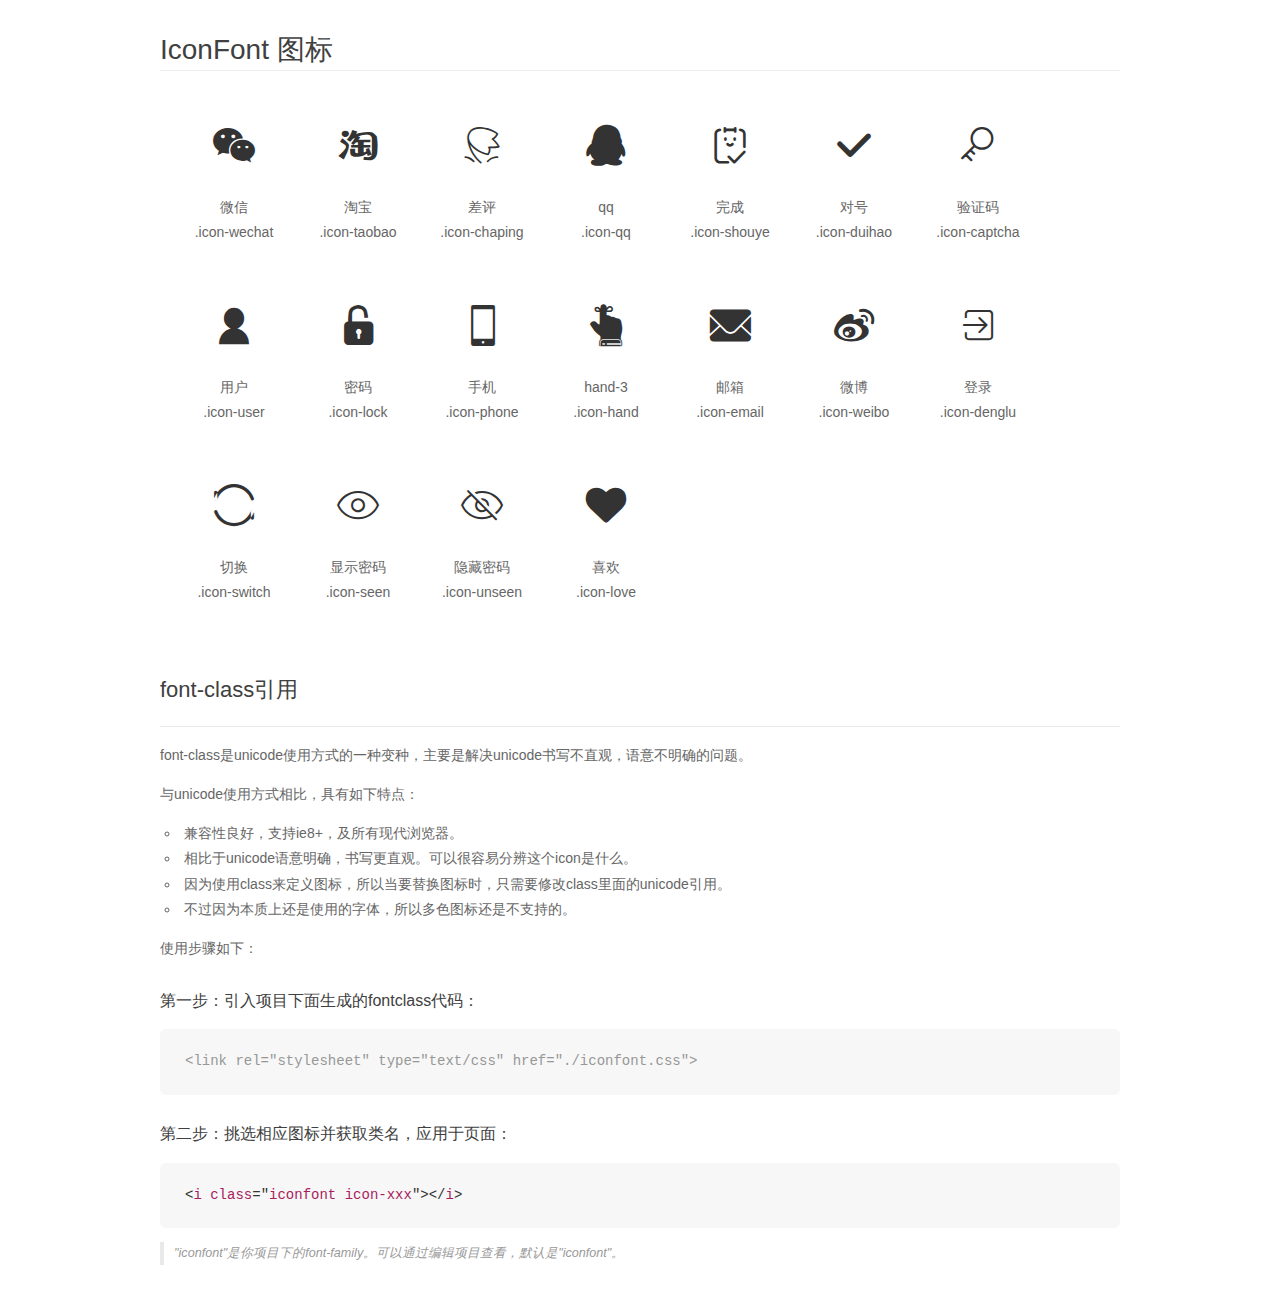
<file: src/main/webapp/css/font/demo_fontclass.html>
<!DOCTYPE html>
<html>
<head>
    <meta charset="utf-8"/>
    <title>IconFont</title>
    <link rel="stylesheet" href="demo.css">
    <link rel="stylesheet" href="iconfont.css">
</head>
<body>
    <div class="main markdown">
        <h1>IconFont 图标</h1>
        <ul class="icon_lists clear">
            
                <li>
                <i class="icon iconfont icon-wechat"></i>
                    <div class="name">微信</div>
                    <div class="fontclass">.icon-wechat</div>
                </li>
            
                <li>
                <i class="icon iconfont icon-taobao"></i>
                    <div class="name">淘宝</div>
                    <div class="fontclass">.icon-taobao</div>
                </li>
            
                <li>
                <i class="icon iconfont icon-chaping"></i>
                    <div class="name">差评</div>
                    <div class="fontclass">.icon-chaping</div>
                </li>
            
                <li>
                <i class="icon iconfont icon-qq"></i>
                    <div class="name">qq</div>
                    <div class="fontclass">.icon-qq</div>
                </li>
            
                <li>
                <i class="icon iconfont icon-shouye"></i>
                    <div class="name">完成</div>
                    <div class="fontclass">.icon-shouye</div>
                </li>
            
                <li>
                <i class="icon iconfont icon-duihao"></i>
                    <div class="name">对号</div>
                    <div class="fontclass">.icon-duihao</div>
                </li>
            
                <li>
                <i class="icon iconfont icon-captcha"></i>
                    <div class="name">验证码</div>
                    <div class="fontclass">.icon-captcha</div>
                </li>
            
                <li>
                <i class="icon iconfont icon-user"></i>
                    <div class="name">用户</div>
                    <div class="fontclass">.icon-user</div>
                </li>
            
                <li>
                <i class="icon iconfont icon-lock"></i>
                    <div class="name">密码</div>
                    <div class="fontclass">.icon-lock</div>
                </li>
            
                <li>
                <i class="icon iconfont icon-phone"></i>
                    <div class="name">手机</div>
                    <div class="fontclass">.icon-phone</div>
                </li>
            
                <li>
                <i class="icon iconfont icon-hand"></i>
                    <div class="name">hand-3</div>
                    <div class="fontclass">.icon-hand</div>
                </li>
            
                <li>
                <i class="icon iconfont icon-email"></i>
                    <div class="name">邮箱</div>
                    <div class="fontclass">.icon-email</div>
                </li>
            
                <li>
                <i class="icon iconfont icon-weibo"></i>
                    <div class="name">微博</div>
                    <div class="fontclass">.icon-weibo</div>
                </li>
            
                <li>
                <i class="icon iconfont icon-denglu"></i>
                    <div class="name">登录</div>
                    <div class="fontclass">.icon-denglu</div>
                </li>
            
                <li>
                <i class="icon iconfont icon-switch"></i>
                    <div class="name">切换</div>
                    <div class="fontclass">.icon-switch</div>
                </li>
            
                <li>
                <i class="icon iconfont icon-seen"></i>
                    <div class="name">显示密码</div>
                    <div class="fontclass">.icon-seen</div>
                </li>
            
                <li>
                <i class="icon iconfont icon-unseen"></i>
                    <div class="name">隐藏密码</div>
                    <div class="fontclass">.icon-unseen</div>
                </li>
            
                <li>
                <i class="icon iconfont icon-love"></i>
                    <div class="name">喜欢</div>
                    <div class="fontclass">.icon-love</div>
                </li>
            
        </ul>

        <h2 id="font-class-">font-class引用</h2>
        <hr>

        <p>font-class是unicode使用方式的一种变种，主要是解决unicode书写不直观，语意不明确的问题。</p>
        <p>与unicode使用方式相比，具有如下特点：</p>
        <ul>
        <li>兼容性良好，支持ie8+，及所有现代浏览器。</li>
        <li>相比于unicode语意明确，书写更直观。可以很容易分辨这个icon是什么。</li>
        <li>因为使用class来定义图标，所以当要替换图标时，只需要修改class里面的unicode引用。</li>
        <li>不过因为本质上还是使用的字体，所以多色图标还是不支持的。</li>
        </ul>
        <p>使用步骤如下：</p>
        <h3 id="-fontclass-">第一步：引入项目下面生成的fontclass代码：</h3>


        <pre><code class="lang-js hljs javascript"><span class="hljs-comment">&lt;link rel="stylesheet" type="text/css" href="./iconfont.css"&gt;</span></code></pre>
        <h3 id="-">第二步：挑选相应图标并获取类名，应用于页面：</h3>
        <pre><code class="lang-css hljs">&lt;<span class="hljs-selector-tag">i</span> <span class="hljs-selector-tag">class</span>="<span class="hljs-selector-tag">iconfont</span> <span class="hljs-selector-tag">icon-xxx</span>"&gt;&lt;/<span class="hljs-selector-tag">i</span>&gt;</code></pre>
        <blockquote>
        <p>"iconfont"是你项目下的font-family。可以通过编辑项目查看，默认是"iconfont"。</p>
        </blockquote>
    </div>
</body>
</html>
</file>
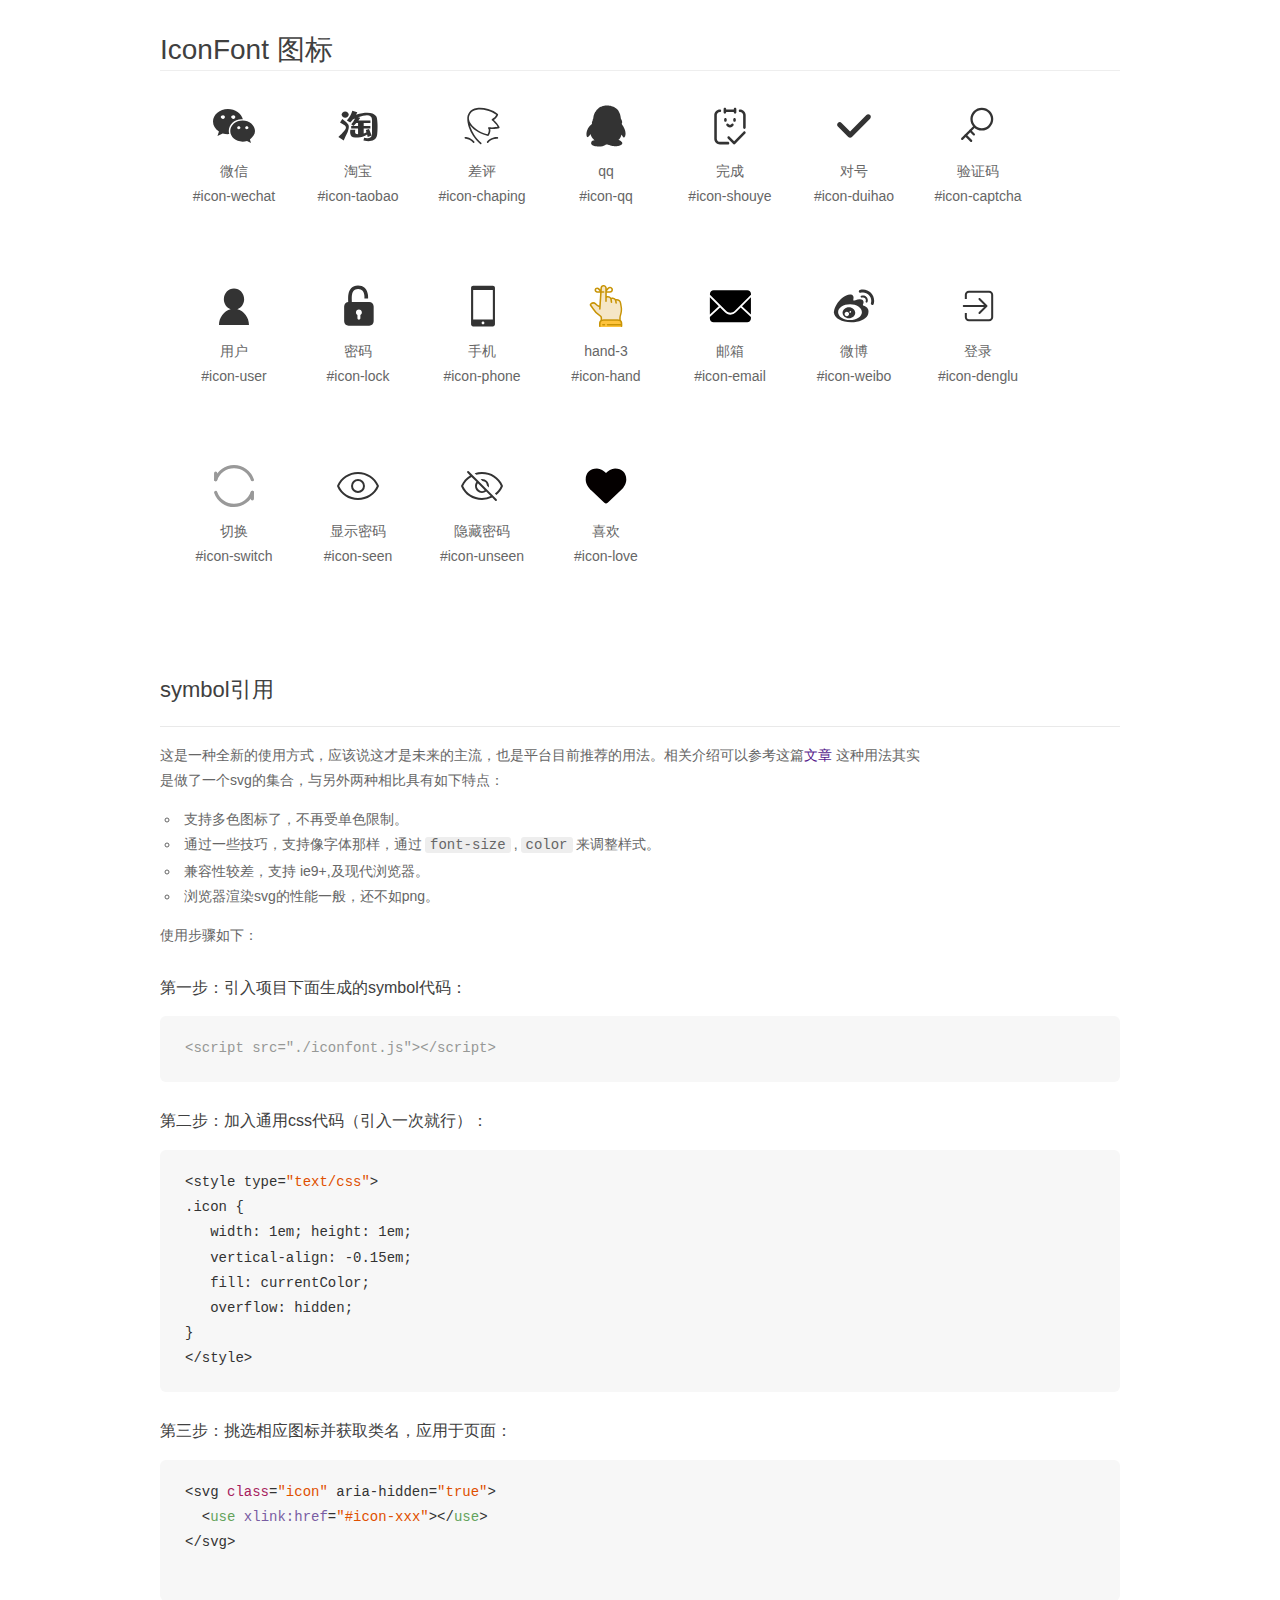
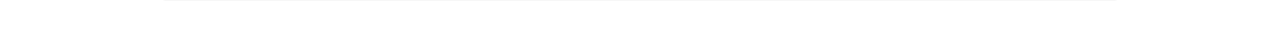
<file: src/main/webapp/css/font/demo_symbol.html>
<!DOCTYPE html>
<html>
<head>
    <meta charset="utf-8"/>
    <title>IconFont</title>
    <link rel="stylesheet" href="demo.css">
    <script src="iconfont.js"></script>

    <style type="text/css">
        .icon {
          /* 通过设置 font-size 来改变图标大小 */
          width: 1em; height: 1em;
          /* 图标和文字相邻时，垂直对齐 */
          vertical-align: -0.15em;
          /* 通过设置 color 来改变 SVG 的颜色/fill */
          fill: currentColor;
          /* path 和 stroke 溢出 viewBox 部分在 IE 下会显示
             normalize.css 中也包含这行 */
          overflow: hidden;
        }

    </style>
</head>
<body>
    <div class="main markdown">
        <h1>IconFont 图标</h1>
        <ul class="icon_lists clear">
            
                <li>
                    <svg class="icon" aria-hidden="true">
                        <use xlink:href="#icon-wechat"></use>
                    </svg>
                    <div class="name">微信</div>
                    <div class="fontclass">#icon-wechat</div>
                </li>
            
                <li>
                    <svg class="icon" aria-hidden="true">
                        <use xlink:href="#icon-taobao"></use>
                    </svg>
                    <div class="name">淘宝</div>
                    <div class="fontclass">#icon-taobao</div>
                </li>
            
                <li>
                    <svg class="icon" aria-hidden="true">
                        <use xlink:href="#icon-chaping"></use>
                    </svg>
                    <div class="name">差评</div>
                    <div class="fontclass">#icon-chaping</div>
                </li>
            
                <li>
                    <svg class="icon" aria-hidden="true">
                        <use xlink:href="#icon-qq"></use>
                    </svg>
                    <div class="name">qq</div>
                    <div class="fontclass">#icon-qq</div>
                </li>
            
                <li>
                    <svg class="icon" aria-hidden="true">
                        <use xlink:href="#icon-shouye"></use>
                    </svg>
                    <div class="name">完成</div>
                    <div class="fontclass">#icon-shouye</div>
                </li>
            
                <li>
                    <svg class="icon" aria-hidden="true">
                        <use xlink:href="#icon-duihao"></use>
                    </svg>
                    <div class="name">对号</div>
                    <div class="fontclass">#icon-duihao</div>
                </li>
            
                <li>
                    <svg class="icon" aria-hidden="true">
                        <use xlink:href="#icon-captcha"></use>
                    </svg>
                    <div class="name">验证码</div>
                    <div class="fontclass">#icon-captcha</div>
                </li>
            
                <li>
                    <svg class="icon" aria-hidden="true">
                        <use xlink:href="#icon-user"></use>
                    </svg>
                    <div class="name">用户</div>
                    <div class="fontclass">#icon-user</div>
                </li>
            
                <li>
                    <svg class="icon" aria-hidden="true">
                        <use xlink:href="#icon-lock"></use>
                    </svg>
                    <div class="name">密码</div>
                    <div class="fontclass">#icon-lock</div>
                </li>
            
                <li>
                    <svg class="icon" aria-hidden="true">
                        <use xlink:href="#icon-phone"></use>
                    </svg>
                    <div class="name">手机</div>
                    <div class="fontclass">#icon-phone</div>
                </li>
            
                <li>
                    <svg class="icon" aria-hidden="true">
                        <use xlink:href="#icon-hand"></use>
                    </svg>
                    <div class="name">hand-3</div>
                    <div class="fontclass">#icon-hand</div>
                </li>
            
                <li>
                    <svg class="icon" aria-hidden="true">
                        <use xlink:href="#icon-email"></use>
                    </svg>
                    <div class="name">邮箱</div>
                    <div class="fontclass">#icon-email</div>
                </li>
            
                <li>
                    <svg class="icon" aria-hidden="true">
                        <use xlink:href="#icon-weibo"></use>
                    </svg>
                    <div class="name">微博</div>
                    <div class="fontclass">#icon-weibo</div>
                </li>
            
                <li>
                    <svg class="icon" aria-hidden="true">
                        <use xlink:href="#icon-denglu"></use>
                    </svg>
                    <div class="name">登录</div>
                    <div class="fontclass">#icon-denglu</div>
                </li>
            
                <li>
                    <svg class="icon" aria-hidden="true">
                        <use xlink:href="#icon-switch"></use>
                    </svg>
                    <div class="name">切换</div>
                    <div class="fontclass">#icon-switch</div>
                </li>
            
                <li>
                    <svg class="icon" aria-hidden="true">
                        <use xlink:href="#icon-seen"></use>
                    </svg>
                    <div class="name">显示密码</div>
                    <div class="fontclass">#icon-seen</div>
                </li>
            
                <li>
                    <svg class="icon" aria-hidden="true">
                        <use xlink:href="#icon-unseen"></use>
                    </svg>
                    <div class="name">隐藏密码</div>
                    <div class="fontclass">#icon-unseen</div>
                </li>
            
                <li>
                    <svg class="icon" aria-hidden="true">
                        <use xlink:href="#icon-love"></use>
                    </svg>
                    <div class="name">喜欢</div>
                    <div class="fontclass">#icon-love</div>
                </li>
            
        </ul>


        <h2 id="symbol-">symbol引用</h2>
        <hr>

        <p>这是一种全新的使用方式，应该说这才是未来的主流，也是平台目前推荐的用法。相关介绍可以参考这篇<a href="">文章</a>
        这种用法其实是做了一个svg的集合，与另外两种相比具有如下特点：</p>
        <ul>
          <li>支持多色图标了，不再受单色限制。</li>
          <li>通过一些技巧，支持像字体那样，通过<code>font-size</code>,<code>color</code>来调整样式。</li>
          <li>兼容性较差，支持 ie9+,及现代浏览器。</li>
          <li>浏览器渲染svg的性能一般，还不如png。</li>
        </ul>
        <p>使用步骤如下：</p>
        <h3 id="-symbol-">第一步：引入项目下面生成的symbol代码：</h3>
        <pre><code class="lang-js hljs javascript"><span class="hljs-comment">&lt;script src="./iconfont.js"&gt;&lt;/script&gt;</span></code></pre>
        <h3 id="-css-">第二步：加入通用css代码（引入一次就行）：</h3>
        <pre><code class="lang-js hljs javascript">&lt;style type=<span class="hljs-string">"text/css"</span>&gt;
.icon {
   width: <span class="hljs-number">1</span>em; height: <span class="hljs-number">1</span>em;
   vertical-align: <span class="hljs-number">-0.15</span>em;
   fill: currentColor;
   overflow: hidden;
}
&lt;<span class="hljs-regexp">/style&gt;</span></code></pre>
        <h3 id="-">第三步：挑选相应图标并获取类名，应用于页面：</h3>
        <pre><code class="lang-js hljs javascript">&lt;svg <span class="hljs-class"><span class="hljs-keyword">class</span></span>=<span class="hljs-string">"icon"</span> aria-hidden=<span class="hljs-string">"true"</span>&gt;<span class="xml"><span class="hljs-tag">
  &lt;<span class="hljs-name">use</span> <span class="hljs-attr">xlink:href</span>=<span class="hljs-string">"#icon-xxx"</span>&gt;</span><span class="hljs-tag">&lt;/<span class="hljs-name">use</span>&gt;</span>
</span>&lt;<span class="hljs-regexp">/svg&gt;
        </span></code></pre>
    </div>
</body>
</html>
</file>
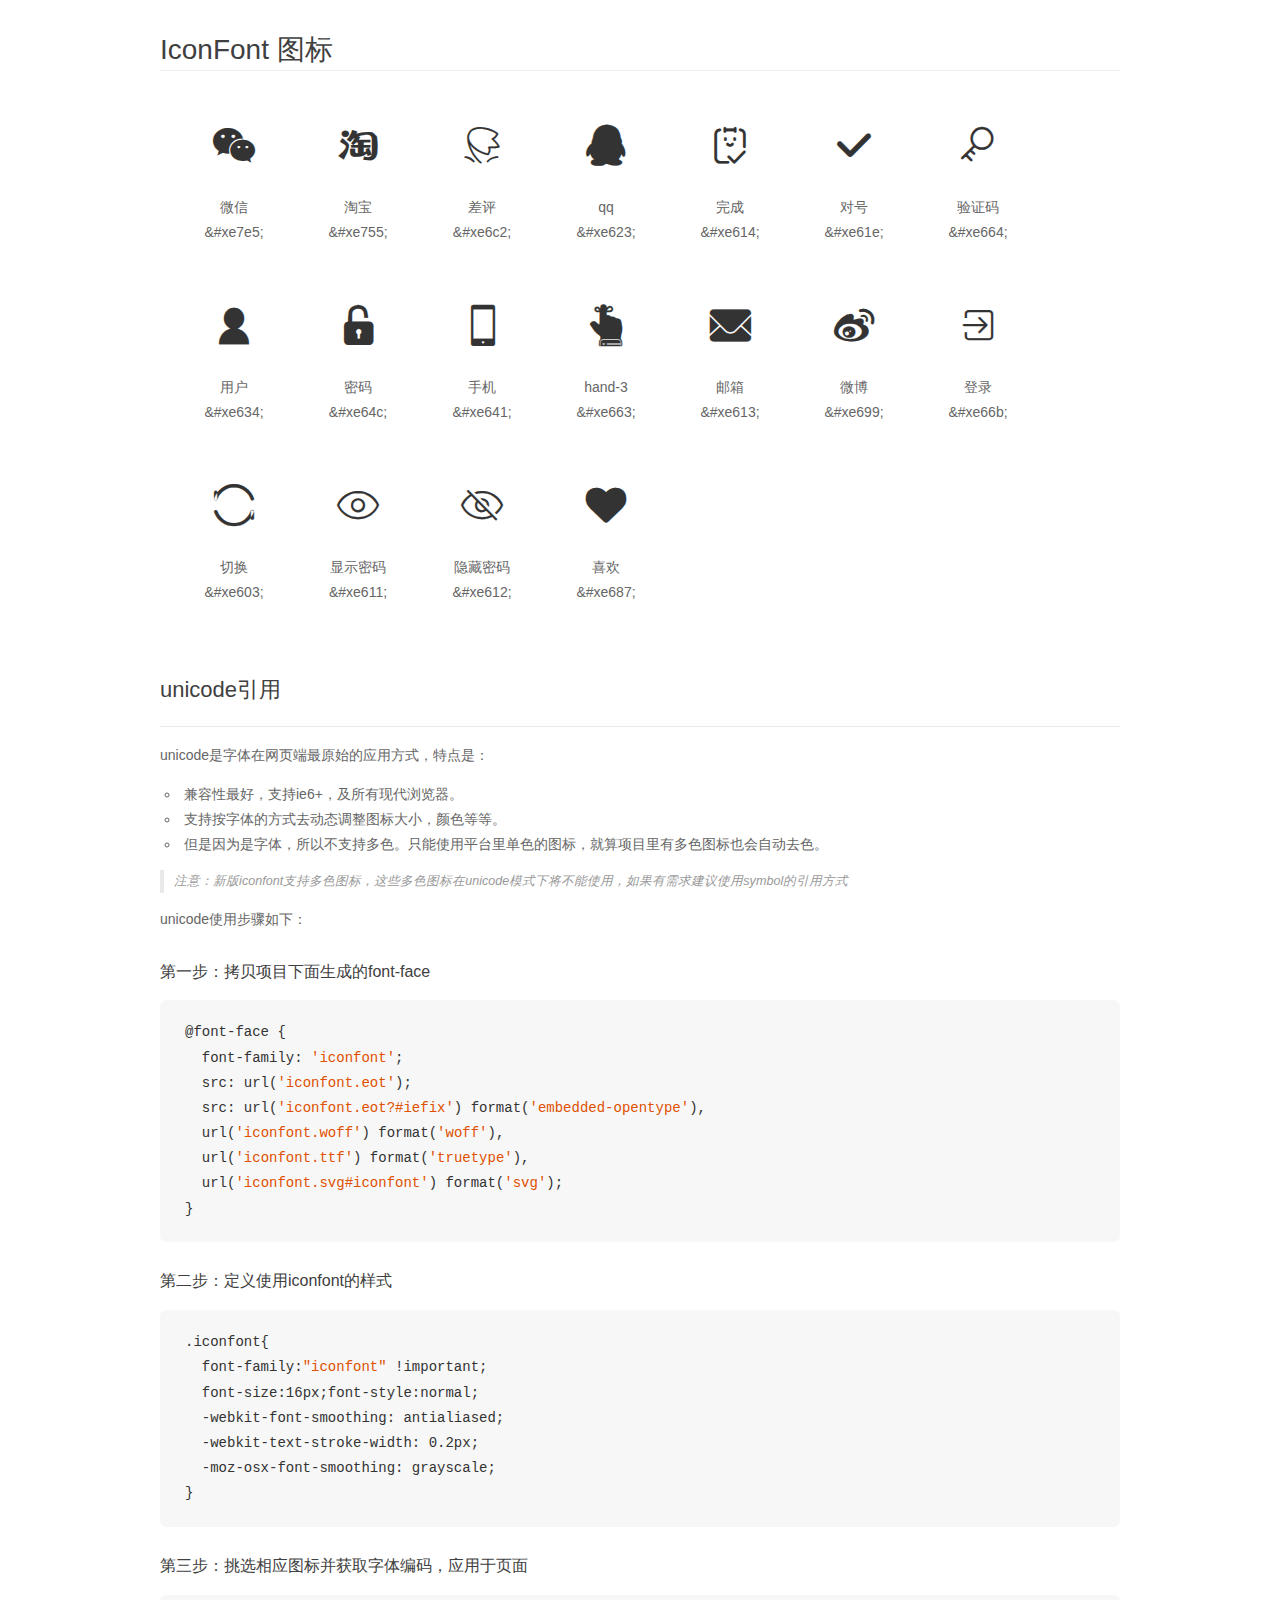
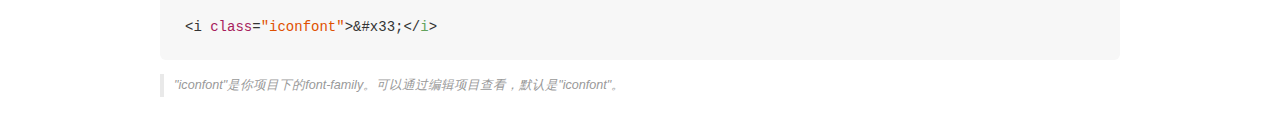
<file: src/main/webapp/css/font/demo_unicode.html>
<!DOCTYPE html>
<html>
<head>
    <meta charset="utf-8"/>
    <title>IconFont</title>
    <link rel="stylesheet" href="demo.css">

    <style type="text/css">

        @font-face {font-family: "iconfont";
          src: url('iconfont.eot'); /* IE9*/
          src: url('iconfont.eot#iefix') format('embedded-opentype'), /* IE6-IE8 */
          url('iconfont.woff') format('woff'), /* chrome, firefox */
          url('iconfont.ttf') format('truetype'), /* chrome, firefox, opera, Safari, Android, iOS 4.2+*/
          url('iconfont.svg#iconfont') format('svg'); /* iOS 4.1- */
        }

        .iconfont {
          font-family:"iconfont" !important;
          font-size:16px;
          font-style:normal;
          -webkit-font-smoothing: antialiased;
          -webkit-text-stroke-width: 0.2px;
          -moz-osx-font-smoothing: grayscale;
        }

    </style>
</head>
<body>
    <div class="main markdown">
        <h1>IconFont 图标</h1>
        <ul class="icon_lists clear">
            
                <li>
                <i class="icon iconfont">&#xe7e5;</i>
                    <div class="name">微信</div>
                    <div class="code">&amp;#xe7e5;</div>
                </li>
            
                <li>
                <i class="icon iconfont">&#xe755;</i>
                    <div class="name">淘宝</div>
                    <div class="code">&amp;#xe755;</div>
                </li>
            
                <li>
                <i class="icon iconfont">&#xe6c2;</i>
                    <div class="name">差评</div>
                    <div class="code">&amp;#xe6c2;</div>
                </li>
            
                <li>
                <i class="icon iconfont">&#xe623;</i>
                    <div class="name">qq</div>
                    <div class="code">&amp;#xe623;</div>
                </li>
            
                <li>
                <i class="icon iconfont">&#xe614;</i>
                    <div class="name">完成</div>
                    <div class="code">&amp;#xe614;</div>
                </li>
            
                <li>
                <i class="icon iconfont">&#xe61e;</i>
                    <div class="name">对号</div>
                    <div class="code">&amp;#xe61e;</div>
                </li>
            
                <li>
                <i class="icon iconfont">&#xe664;</i>
                    <div class="name">验证码</div>
                    <div class="code">&amp;#xe664;</div>
                </li>
            
                <li>
                <i class="icon iconfont">&#xe634;</i>
                    <div class="name">用户</div>
                    <div class="code">&amp;#xe634;</div>
                </li>
            
                <li>
                <i class="icon iconfont">&#xe64c;</i>
                    <div class="name">密码</div>
                    <div class="code">&amp;#xe64c;</div>
                </li>
            
                <li>
                <i class="icon iconfont">&#xe641;</i>
                    <div class="name">手机</div>
                    <div class="code">&amp;#xe641;</div>
                </li>
            
                <li>
                <i class="icon iconfont">&#xe663;</i>
                    <div class="name">hand-3</div>
                    <div class="code">&amp;#xe663;</div>
                </li>
            
                <li>
                <i class="icon iconfont">&#xe613;</i>
                    <div class="name">邮箱</div>
                    <div class="code">&amp;#xe613;</div>
                </li>
            
                <li>
                <i class="icon iconfont">&#xe699;</i>
                    <div class="name">微博</div>
                    <div class="code">&amp;#xe699;</div>
                </li>
            
                <li>
                <i class="icon iconfont">&#xe66b;</i>
                    <div class="name">登录</div>
                    <div class="code">&amp;#xe66b;</div>
                </li>
            
                <li>
                <i class="icon iconfont">&#xe603;</i>
                    <div class="name">切换</div>
                    <div class="code">&amp;#xe603;</div>
                </li>
            
                <li>
                <i class="icon iconfont">&#xe611;</i>
                    <div class="name">显示密码</div>
                    <div class="code">&amp;#xe611;</div>
                </li>
            
                <li>
                <i class="icon iconfont">&#xe612;</i>
                    <div class="name">隐藏密码</div>
                    <div class="code">&amp;#xe612;</div>
                </li>
            
                <li>
                <i class="icon iconfont">&#xe687;</i>
                    <div class="name">喜欢</div>
                    <div class="code">&amp;#xe687;</div>
                </li>
            
        </ul>
        <h2 id="unicode-">unicode引用</h2>
        <hr>

        <p>unicode是字体在网页端最原始的应用方式，特点是：</p>
        <ul>
        <li>兼容性最好，支持ie6+，及所有现代浏览器。</li>
        <li>支持按字体的方式去动态调整图标大小，颜色等等。</li>
        <li>但是因为是字体，所以不支持多色。只能使用平台里单色的图标，就算项目里有多色图标也会自动去色。</li>
        </ul>
        <blockquote>
        <p>注意：新版iconfont支持多色图标，这些多色图标在unicode模式下将不能使用，如果有需求建议使用symbol的引用方式</p>
        </blockquote>
        <p>unicode使用步骤如下：</p>
        <h3 id="-font-face">第一步：拷贝项目下面生成的font-face</h3>
        <pre><code class="lang-js hljs javascript">@font-face {
  font-family: <span class="hljs-string">'iconfont'</span>;
  src: url(<span class="hljs-string">'iconfont.eot'</span>);
  src: url(<span class="hljs-string">'iconfont.eot?#iefix'</span>) format(<span class="hljs-string">'embedded-opentype'</span>),
  url(<span class="hljs-string">'iconfont.woff'</span>) format(<span class="hljs-string">'woff'</span>),
  url(<span class="hljs-string">'iconfont.ttf'</span>) format(<span class="hljs-string">'truetype'</span>),
  url(<span class="hljs-string">'iconfont.svg#iconfont'</span>) format(<span class="hljs-string">'svg'</span>);
}
</code></pre>
        <h3 id="-iconfont-">第二步：定义使用iconfont的样式</h3>
        <pre><code class="lang-js hljs javascript">.iconfont{
  font-family:<span class="hljs-string">"iconfont"</span> !important;
  font-size:<span class="hljs-number">16</span>px;font-style:normal;
  -webkit-font-smoothing: antialiased;
  -webkit-text-stroke-width: <span class="hljs-number">0.2</span>px;
  -moz-osx-font-smoothing: grayscale;
}
</code></pre>
        <h3 id="-">第三步：挑选相应图标并获取字体编码，应用于页面</h3>
        <pre><code class="lang-js hljs javascript">&lt;i <span class="hljs-class"><span class="hljs-keyword">class</span></span>=<span class="hljs-string">"iconfont"</span>&gt;&amp;#x33;<span class="xml"><span class="hljs-tag">&lt;/<span class="hljs-name">i</span>&gt;</span></span></code></pre>

        <blockquote>
        <p>"iconfont"是你项目下的font-family。可以通过编辑项目查看，默认是"iconfont"。</p>
        </blockquote>
    </div>


</body>
</html>
</file>
<file: src/main/webapp/css/font/iconfont.css>
@font-face {font-family: "iconfont";
  src: url('iconfont.eot?t=1520142022083'); /* IE9*/
  src: url('iconfont.eot?t=1520142022083#iefix') format('embedded-opentype'), /* IE6-IE8 */
  url('[data-uri]') format('woff'),
  url('iconfont.ttf?t=1520142022083') format('truetype'), /* chrome, firefox, opera, Safari, Android, iOS 4.2+*/
  url('iconfont.svg?t=1520142022083#iconfont') format('svg'); /* iOS 4.1- */
}

.iconfont {
  font-family:"iconfont" !important;
  font-size:16px;
  font-style:normal;
  -webkit-font-smoothing: antialiased;
  -moz-osx-font-smoothing: grayscale;
}

.icon-wechat:before { content: "\e7e5"; }

.icon-taobao:before { content: "\e755"; }

.icon-chaping:before { content: "\e6c2"; }

.icon-qq:before { content: "\e623"; }

.icon-shouye:before { content: "\e614"; }

.icon-duihao:before { content: "\e61e"; }

.icon-captcha:before { content: "\e664"; }

.icon-user:before { content: "\e634"; }

.icon-lock:before { content: "\e64c"; }

.icon-phone:before { content: "\e641"; }

.icon-hand:before { content: "\e663"; }

.icon-email:before { content: "\e613"; }

.icon-weibo:before { content: "\e699"; }

.icon-denglu:before { content: "\e66b"; }

.icon-switch:before { content: "\e603"; }

.icon-seen:before { content: "\e611"; }

.icon-unseen:before { content: "\e612"; }

.icon-love:before { content: "\e687"; }
</file>
<file: src/main/webapp/css/font/demo.css>
*{margin: 0;padding: 0;list-style: none;}
/*
KISSY CSS Reset
理念：1. reset 的目的不是清除浏览器的默认样式，这仅是部分工作。清除和重置是紧密不可分的。
2. reset 的目的不是让默认样式在所有浏览器下一致，而是减少默认样式有可能带来的问题。
3. reset 期望提供一套普适通用的基础样式。但没有银弹，推荐根据具体需求，裁剪和修改后再使用。
特色：1. 适应中文；2. 基于最新主流浏览器。
维护：玉伯<lifesinger@gmail.com>, 正淳<ragecarrier@gmail.com>
 */

/** 清除内外边距 **/
body, h1, h2, h3, h4, h5, h6, hr, p, blockquote, /* structural elements 结构元素 */
dl, dt, dd, ul, ol, li, /* list elements 列表元素 */
pre, /* text formatting elements 文本格式元素 */
form, fieldset, legend, button, input, textarea, /* form elements 表单元素 */
th, td /* table elements 表格元素 */ {
  margin: 0;
  padding: 0;
}

/** 设置默认字体 **/
body,
button, input, select, textarea /* for ie */ {
  font: 12px/1.5 tahoma, arial, \5b8b\4f53, sans-serif;
}
h1, h2, h3, h4, h5, h6 { font-size: 100%; }
address, cite, dfn, em, var { font-style: normal; } /* 将斜体扶正 */
code, kbd, pre, samp { font-family: courier new, courier, monospace; } /* 统一等宽字体 */
small { font-size: 12px; } /* 小于 12px 的中文很难阅读，让 small 正常化 */

/** 重置列表元素 **/
ul, ol { list-style: none; }

/** 重置文本格式元素 **/
a { text-decoration: none; }
a:hover { text-decoration: underline; }


/** 重置表单元素 **/
legend { color: #000; } /* for ie6 */
fieldset, img { border: 0; } /* img 搭车：让链接里的 img 无边框 */
button, input, select, textarea { font-size: 100%; } /* 使得表单元素在 ie 下能继承字体大小 */
/* 注：optgroup 无法扶正 */

/** 重置表格元素 **/
table { border-collapse: collapse; border-spacing: 0; }

/* 清除浮动 */
.ks-clear:after, .clear:after {
  content: '\20';
  display: block;
  height: 0;
  clear: both;
}
.ks-clear, .clear {
  *zoom: 1;
}

.main {
  padding: 30px 100px;
width: 960px;
margin: 0 auto;
}
.main h1{font-size:36px; color:#333; text-align:left;margin-bottom:30px; border-bottom: 1px solid #eee;}

.helps{margin-top:40px;}
.helps pre{
  padding:20px;
  margin:10px 0;
  border:solid 1px #e7e1cd;
  background-color: #fffdef;
  overflow: auto;
}

.icon_lists{
  width: 100% !important;

}

.icon_lists li{
  float:left;
  width: 100px;
  height:180px;
  text-align: center;
  list-style: none !important;
}
.icon_lists .icon{
  font-size: 42px;
  line-height: 100px;
  margin: 10px 0;
  color:#333;
  -webkit-transition: font-size 0.25s ease-out 0s;
  -moz-transition: font-size 0.25s ease-out 0s;
  transition: font-size 0.25s ease-out 0s;

}
.icon_lists .icon:hover{
  font-size: 100px;
}



.markdown {
  color: #666;
  font-size: 14px;
  line-height: 1.8;
}

.highlight {
  line-height: 1.5;
}

.markdown img {
  vertical-align: middle;
  max-width: 100%;
}

.markdown h1 {
  color: #404040;
  font-weight: 500;
  line-height: 40px;
  margin-bottom: 24px;
}

.markdown h2,
.markdown h3,
.markdown h4,
.markdown h5,
.markdown h6 {
  color: #404040;
  margin: 1.6em 0 0.6em 0;
  font-weight: 500;
  clear: both;
}

.markdown h1 {
  font-size: 28px;
}

.markdown h2 {
  font-size: 22px;
}

.markdown h3 {
  font-size: 16px;
}

.markdown h4 {
  font-size: 14px;
}

.markdown h5 {
  font-size: 12px;
}

.markdown h6 {
  font-size: 12px;
}

.markdown hr {
  height: 1px;
  border: 0;
  background: #e9e9e9;
  margin: 16px 0;
  clear: both;
}

.markdown p,
.markdown pre {
  margin: 1em 0;
}

.markdown > p,
.markdown > blockquote,
.markdown > .highlight,
.markdown > ol,
.markdown > ul {
  width: 80%;
}

.markdown ul > li {
  list-style: circle;
}

.markdown > ul li,
.markdown blockquote ul > li {
  margin-left: 20px;
  padding-left: 4px;
}

.markdown > ul li p,
.markdown > ol li p {
  margin: 0.6em 0;
}

.markdown ol > li {
  list-style: decimal;
}

.markdown > ol li,
.markdown blockquote ol > li {
  margin-left: 20px;
  padding-left: 4px;
}

.markdown code {
  margin: 0 3px;
  padding: 0 5px;
  background: #eee;
  border-radius: 3px;
}

.markdown pre {
  border-radius: 6px;
  background: #f7f7f7;
  padding: 20px;
}

.markdown pre code {
  border: none;
  background: #f7f7f7;
  margin: 0;
}

.markdown strong,
.markdown b {
  font-weight: 600;
}

.markdown > table {
  border-collapse: collapse;
  border-spacing: 0px;
  empty-cells: show;
  border: 1px solid #e9e9e9;
  width: 95%;
  margin-bottom: 24px;
}

.markdown > table th {
  white-space: nowrap;
  color: #333;
  font-weight: 600;

}

.markdown > table th,
.markdown > table td {
  border: 1px solid #e9e9e9;
  padding: 8px 16px;
  text-align: left;
}

.markdown > table th {
  background: #F7F7F7;
}

.markdown blockquote {
  font-size: 90%;
  color: #999;
  border-left: 4px solid #e9e9e9;
  padding-left: 0.8em;
  margin: 1em 0;
  font-style: italic;
}

.markdown blockquote p {
  margin: 0;
}

.markdown .anchor {
  opacity: 0;
  transition: opacity 0.3s ease;
  margin-left: 8px;
}

.markdown .waiting {
  color: #ccc;
}

.markdown h1:hover .anchor,
.markdown h2:hover .anchor,
.markdown h3:hover .anchor,
.markdown h4:hover .anchor,
.markdown h5:hover .anchor,
.markdown h6:hover .anchor {
  opacity: 1;
  display: inline-block;
}

.markdown > br,
.markdown > p > br {
  clear: both;
}


.hljs {
  display: block;
  background: white;
  padding: 0.5em;
  color: #333333;
  overflow-x: auto;
}

.hljs-comment,
.hljs-meta {
  color: #969896;
}

.hljs-string,
.hljs-variable,
.hljs-template-variable,
.hljs-strong,
.hljs-emphasis,
.hljs-quote {
  color: #df5000;
}

.hljs-keyword,
.hljs-selector-tag,
.hljs-type {
  color: #a71d5d;
}

.hljs-literal,
.hljs-symbol,
.hljs-bullet,
.hljs-attribute {
  color: #0086b3;
}

.hljs-section,
.hljs-name {
  color: #63a35c;
}

.hljs-tag {
  color: #333333;
}

.hljs-title,
.hljs-attr,
.hljs-selector-id,
.hljs-selector-class,
.hljs-selector-attr,
.hljs-selector-pseudo {
  color: #795da3;
}

.hljs-addition {
  color: #55a532;
  background-color: #eaffea;
}

.hljs-deletion {
  color: #bd2c00;
  background-color: #ffecec;
}

.hljs-link {
  text-decoration: underline;
}

pre{
  background: #fff;
}
</file>
